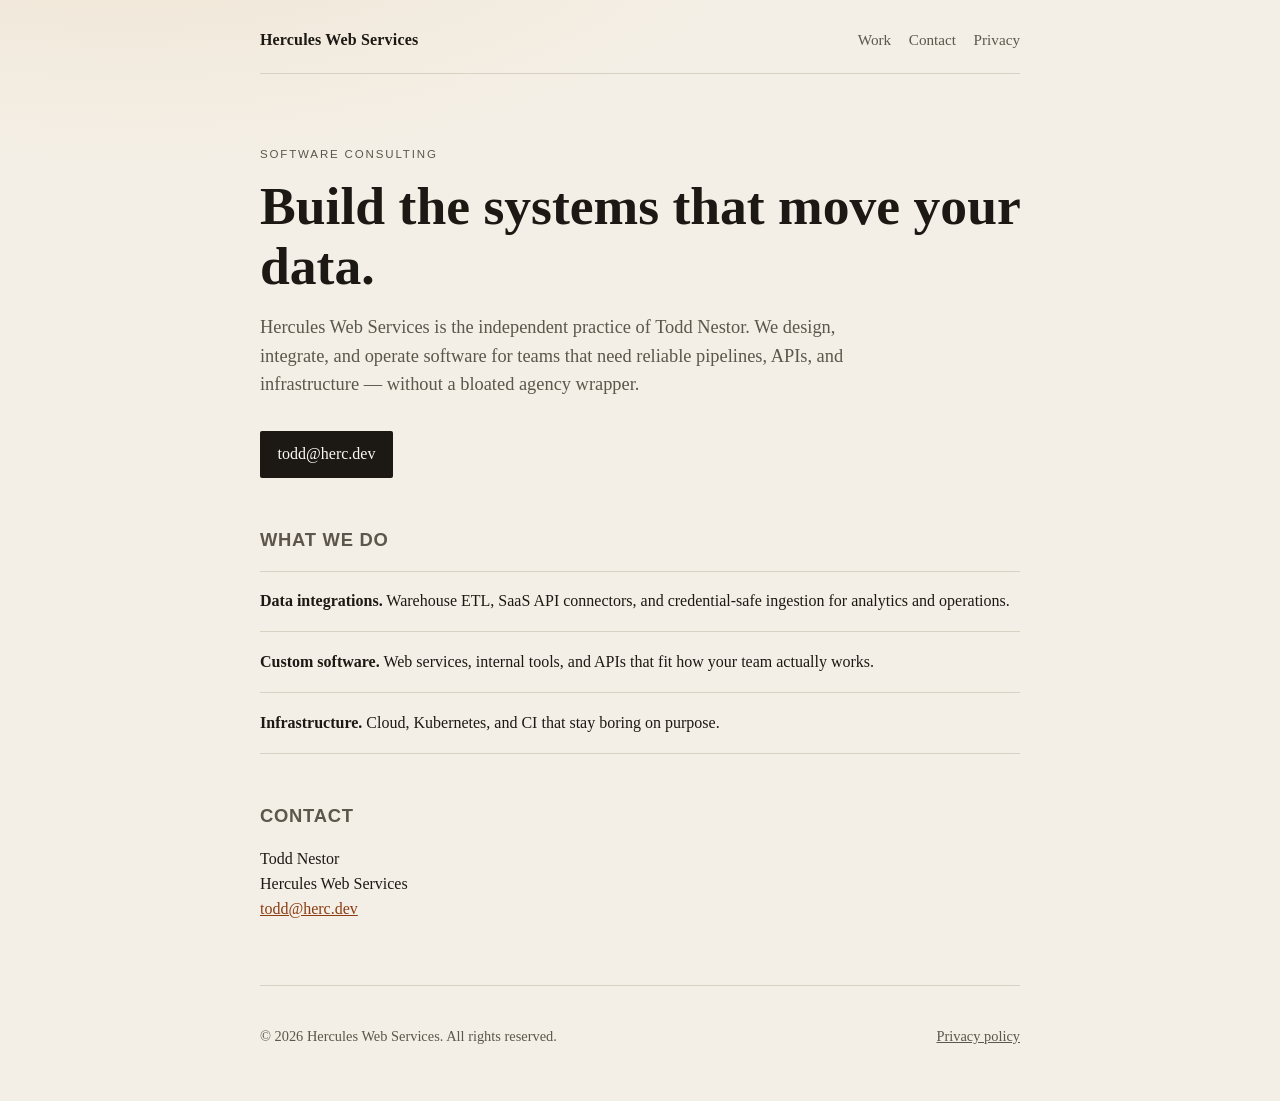
<file: index.html>
<!DOCTYPE html>
<html lang="en">
  <head>
    <meta charset="utf-8" />
    <meta name="viewport" content="width=device-width, initial-scale=1" />
    <title>Hercules Web Services</title>
    <meta
      name="description"
      content="Hercules Web Services — independent software consulting by Todd Nestor. Data integrations, infrastructure, and custom software."
    />
    <link rel="canonical" href="https://herc.dev/" />
    <link rel="stylesheet" href="/styles.css" />
    <script>
      (function (ss, ex) {
        window.ldfdr =
          window.ldfdr ||
          function () {
            (ldfdr._q = ldfdr._q || []).push([].slice.call(arguments));
          };
        (function (d, s) {
          var fs = d.getElementsByTagName(s)[0];
          function ce(src) {
            var cs = d.createElement(s);
            cs.src = src;
            cs.async = 1;
            fs.parentNode.insertBefore(cs, fs);
          }
          ce(
            "https://sc.lfeeder.com/lftracker_v1_" +
              ss +
              (ex ? "_" + ex : "") +
              ".js"
          );
        })(document, "script");
      })("YEgkB8lJ3Jp4ep3Z");
    </script>
  </head>
  <body>
    <header class="site-header">
      <a class="mark" href="/">Hercules Web Services</a>
      <nav>
        <a href="#work">Work</a>
        <a href="#contact">Contact</a>
        <a href="/privacy/">Privacy</a>
      </nav>
    </header>

    <main>
      <section class="hero">
        <p class="eyebrow">Software consulting</p>
        <h1>Build the systems that move your data.</h1>
        <p class="lede">
          Hercules Web Services is the independent practice of Todd Nestor.
          We design, integrate, and operate software for teams that need
          reliable pipelines, APIs, and infrastructure — without a bloated
          agency wrapper.
        </p>
        <p class="cta">
          <a class="button" href="mailto:todd@herc.dev">todd@herc.dev</a>
        </p>
      </section>

      <section id="work" class="panel">
        <h2>What we do</h2>
        <ul class="work-list">
          <li>
            <strong>Data integrations.</strong>
            Warehouse ETL, SaaS API connectors, and credential-safe ingestion
            for analytics and operations.
          </li>
          <li>
            <strong>Custom software.</strong>
            Web services, internal tools, and APIs that fit how your team
            actually works.
          </li>
          <li>
            <strong>Infrastructure.</strong>
            Cloud, Kubernetes, and CI that stay boring on purpose.
          </li>
        </ul>
      </section>

      <section id="contact" class="panel">
        <h2>Contact</h2>
        <p>
          Todd Nestor<br />
          Hercules Web Services<br />
          <a href="mailto:todd@herc.dev">todd@herc.dev</a>
        </p>
      </section>
    </main>

    <footer>
      <p>&copy; 2026 Hercules Web Services. All rights reserved.</p>
      <p><a href="/privacy/">Privacy policy</a></p>
    </footer>
  </body>
</html>
</file>
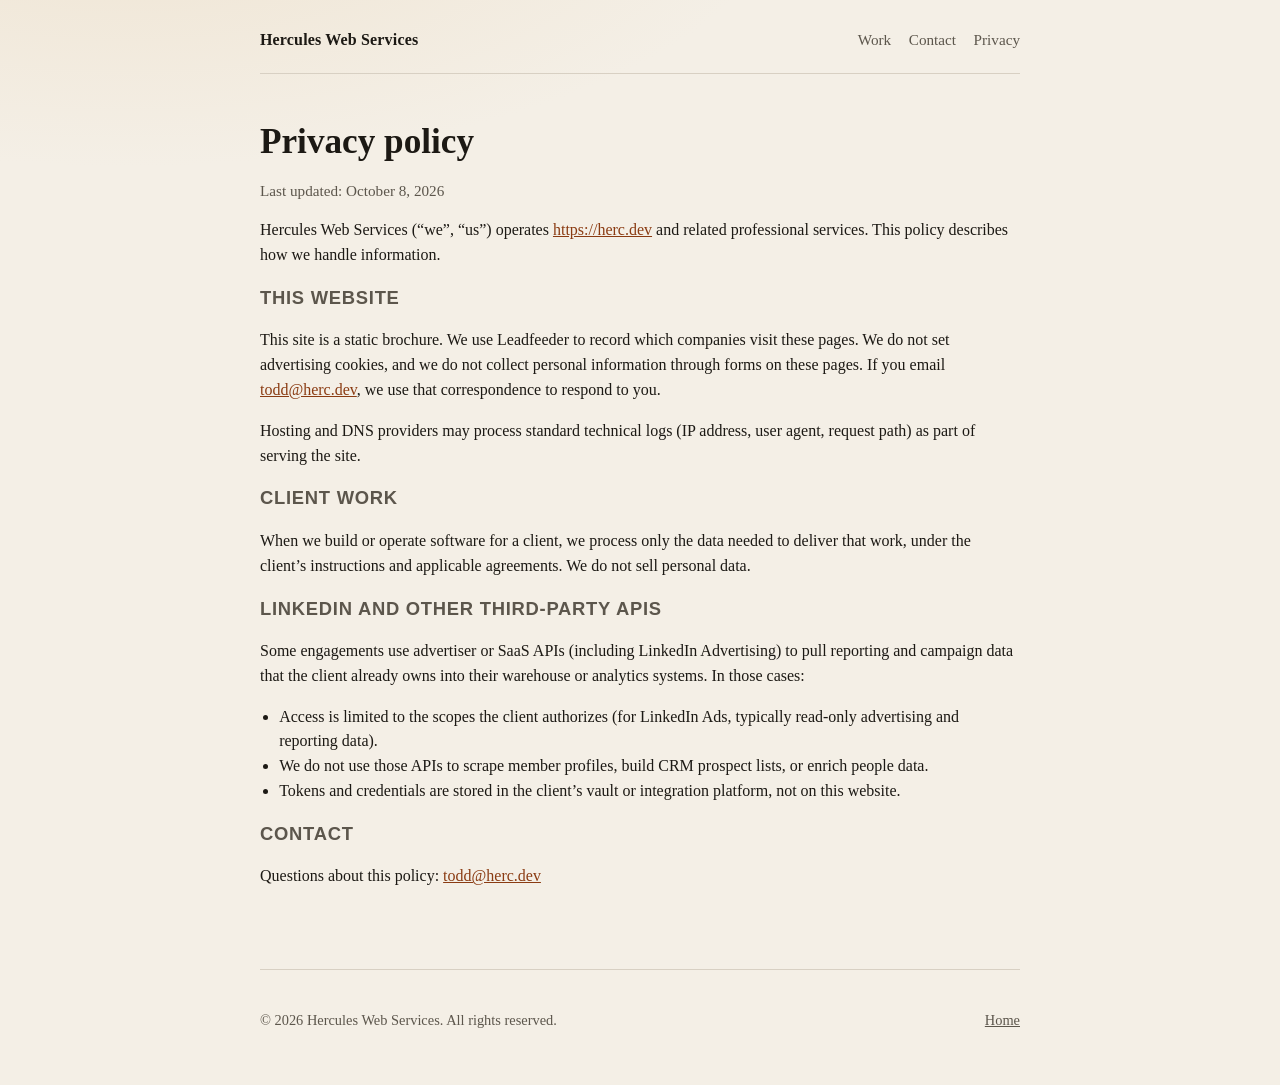
<file: privacy/index.html>
<!DOCTYPE html>
<html lang="en">
  <head>
    <meta charset="utf-8" />
    <meta name="viewport" content="width=device-width, initial-scale=1" />
    <title>Privacy policy — Hercules Web Services</title>
    <meta
      name="description"
      content="Privacy policy for Hercules Web Services and herc.dev."
    />
    <link rel="canonical" href="https://herc.dev/privacy/" />
    <link rel="stylesheet" href="/styles.css" />
    <script>
      (function (ss, ex) {
        window.ldfdr =
          window.ldfdr ||
          function () {
            (ldfdr._q = ldfdr._q || []).push([].slice.call(arguments));
          };
        (function (d, s) {
          var fs = d.getElementsByTagName(s)[0];
          function ce(src) {
            var cs = d.createElement(s);
            cs.src = src;
            cs.async = 1;
            fs.parentNode.insertBefore(cs, fs);
          }
          ce(
            "https://sc.lfeeder.com/lftracker_v1_" +
              ss +
              (ex ? "_" + ex : "") +
              ".js"
          );
        })(document, "script");
      })("YEgkB8lJ3Jp4ep3Z");
    </script>
  </head>
  <body>
    <header class="site-header">
      <a class="mark" href="/">Hercules Web Services</a>
      <nav>
        <a href="/#work">Work</a>
        <a href="/#contact">Contact</a>
        <a href="/privacy/">Privacy</a>
      </nav>
    </header>

    <main class="legal">
      <h1>Privacy policy</h1>
      <p class="meta">Last updated: October 8, 2026</p>

      <p>
        Hercules Web Services (“we”, “us”) operates
        <a href="https://herc.dev">https://herc.dev</a> and related
        professional services. This policy describes how we handle information.
      </p>

      <h2>This website</h2>
      <p>
        This site is a static brochure. We use Leadfeeder to record which
        companies visit these pages. We do not set advertising cookies, and we
        do not collect personal information through forms on these pages. If you
        email
        <a href="mailto:todd@herc.dev">todd@herc.dev</a>, we use that
        correspondence to respond to you.
      </p>
      <p>
        Hosting and DNS providers may process standard technical logs (IP
        address, user agent, request path) as part of serving the site.
      </p>

      <h2>Client work</h2>
      <p>
        When we build or operate software for a client, we process only the
        data needed to deliver that work, under the client’s instructions and
        applicable agreements. We do not sell personal data.
      </p>

      <h2>LinkedIn and other third-party APIs</h2>
      <p>
        Some engagements use advertiser or SaaS APIs (including LinkedIn
        Advertising) to pull reporting and campaign data that the client
        already owns into their warehouse or analytics systems. In those
        cases:
      </p>
      <ul>
        <li>
          Access is limited to the scopes the client authorizes (for LinkedIn
          Ads, typically read-only advertising and reporting data).
        </li>
        <li>
          We do not use those APIs to scrape member profiles, build CRM
          prospect lists, or enrich people data.
        </li>
        <li>
          Tokens and credentials are stored in the client’s vault or
          integration platform, not on this website.
        </li>
      </ul>

      <h2>Contact</h2>
      <p>
        Questions about this policy:
        <a href="mailto:todd@herc.dev">todd@herc.dev</a>
      </p>
    </main>

    <footer>
      <p>&copy; 2026 Hercules Web Services. All rights reserved.</p>
      <p><a href="/">Home</a></p>
    </footer>
  </body>
</html>
</file>
<file: styles.css>
:root {
  --bg: #f4efe6;
  --ink: #1c1914;
  --muted: #5c564c;
  --line: #d8d0c3;
  --accent: #8a3b12;
  --paper: #fbf8f2;
}

* {
  box-sizing: border-box;
}

html {
  scroll-behavior: smooth;
}

body {
  margin: 0;
  min-height: 100vh;
  font-family: "Iowan Old Style", "Palatino Linotype", Palatino, Georgia, serif;
  color: var(--ink);
  background:
    radial-gradient(1200px 500px at 10% -10%, #efe4d2 0%, transparent 55%),
    var(--bg);
  line-height: 1.55;
}

a {
  color: var(--accent);
}

.site-header,
footer,
main {
  width: min(760px, calc(100% - 2.5rem));
  margin-inline: auto;
}

.site-header {
  display: flex;
  justify-content: space-between;
  align-items: baseline;
  gap: 1rem;
  padding: 1.75rem 0 1.25rem;
  border-bottom: 1px solid var(--line);
}

.mark {
  font-weight: 700;
  letter-spacing: 0.01em;
  text-decoration: none;
  color: var(--ink);
}

nav {
  display: flex;
  gap: 1.1rem;
  font-size: 0.95rem;
}

nav a {
  text-decoration: none;
  color: var(--muted);
}

nav a:hover {
  color: var(--ink);
}

.hero {
  padding: 4.5rem 0 3rem;
}

.eyebrow {
  margin: 0 0 0.75rem;
  text-transform: uppercase;
  letter-spacing: 0.16em;
  font-size: 0.72rem;
  color: var(--muted);
  font-family: -apple-system, BlinkMacSystemFont, "Segoe UI", sans-serif;
}

h1 {
  margin: 0 0 1.1rem;
  font-size: clamp(2.1rem, 5vw, 3.35rem);
  line-height: 1.12;
  font-weight: 600;
}

.lede {
  margin: 0;
  max-width: 38rem;
  font-size: 1.15rem;
  color: var(--muted);
}

.cta {
  margin: 2rem 0 0;
}

.button {
  display: inline-block;
  padding: 0.7rem 1.1rem;
  background: var(--ink);
  color: var(--paper);
  text-decoration: none;
  border-radius: 2px;
}

.button:hover {
  background: var(--accent);
}

.panel {
  padding: 0 0 3rem;
}

h2 {
  margin: 0 0 1rem;
  font-size: 1.15rem;
  letter-spacing: 0.04em;
  text-transform: uppercase;
  font-family: -apple-system, BlinkMacSystemFont, "Segoe UI", sans-serif;
  color: var(--muted);
  font-weight: 600;
}

.work-list {
  margin: 0;
  padding: 0;
  list-style: none;
}

.work-list li {
  padding: 1.1rem 0;
  border-top: 1px solid var(--line);
}

.work-list li:last-child {
  border-bottom: 1px solid var(--line);
}

.legal {
  padding: 3rem 0 4rem;
}

.legal h1 {
  font-size: 2.2rem;
}

.meta {
  color: var(--muted);
  font-size: 0.95rem;
}

.legal ul {
  padding-left: 1.2rem;
}

footer {
  display: flex;
  justify-content: space-between;
  gap: 1rem;
  padding: 1.5rem 0 2.5rem;
  border-top: 1px solid var(--line);
  color: var(--muted);
  font-size: 0.9rem;
}

footer a {
  color: var(--muted);
}

@media (max-width: 640px) {
  .site-header,
  footer {
    flex-direction: column;
    align-items: flex-start;
  }

  .hero {
    padding-top: 3rem;
  }
}
</file>
